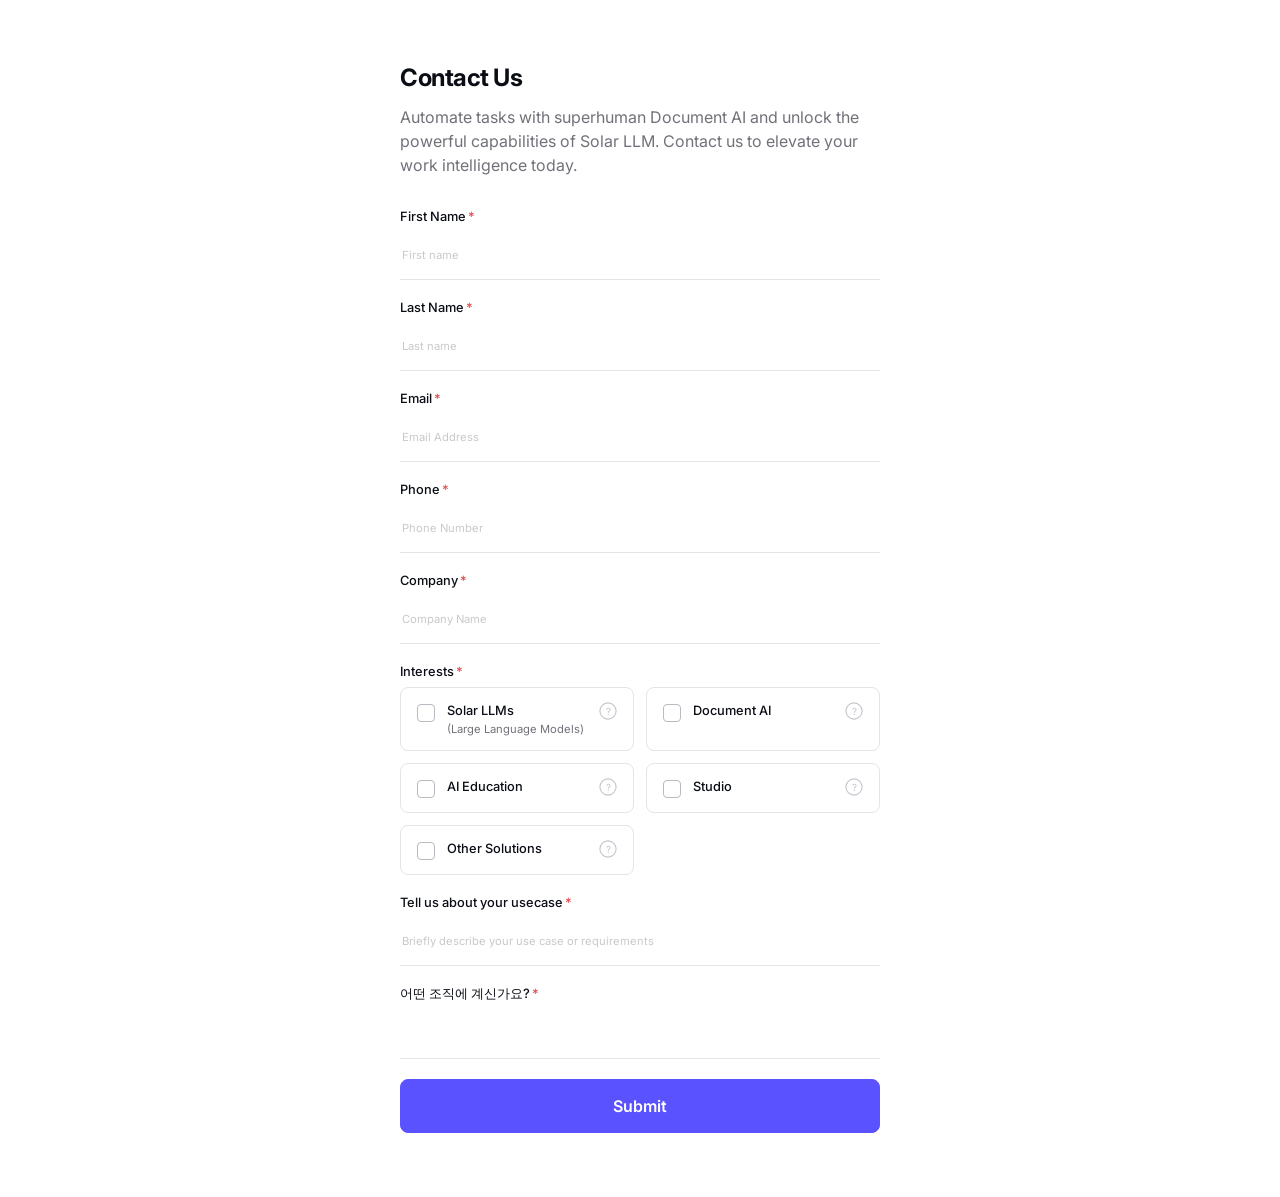
<file: index.html>
<!DOCTYPE html>
<!-- saved from url=(0046)file:///Users/isaemi/Downloads/contact-us.html -->
<html lang="ko">
  <head>
    <meta http-equiv="Content-Type" content="text/html; charset=UTF-8" />
    <meta name="viewport" content="width=device-width, initial-scale=1" />
    <script src="https://cdn.c360a.salesforce.com/beacon/c360a/4489b089-e5f0-444c-8f12-fdaca230979b/scripts/c360a.min.js?wtcp_id=1NDKa00000006naOAA"></script>
    <title>form test</title>
    <link rel="stylesheet" href="styles.css" />
  </head>
  <body>
    <div class="form-wrapper">
      <h1 class="form-heading">Contact Us</h1>
      <p class="form-subtext">
        Automate tasks with superhuman Document AI and unlock the powerful
        capabilities of Solar LLM. Contact us to elevate your work intelligence
        today.
      </p>
      <form
        action="https://test.salesforce.com/servlet/servlet.WebToLead?encoding=UTF-8&amp;orgId=00DJP000001mm3N"
        method="POST"
      >
        <input type="hidden" name="oid" value="00DJP000001mm3N" />
        <input type="hidden" name="retURL" value="https://www.upstage.ai" />
        <input type="hidden" name="00NJP00000190oG" id="utm_source" />
        <input type="hidden" name="00NJP00000190oF" id="utm_medium" />
        <input type="hidden" name="00NJP00000190oE" id="utm_campaign" />
        <input type="hidden" name="00N5j00000FQywN" id="Inquiry_Contents" />
        <input type="hidden" name="Campaign_ID" id="Campaign_ID" />

        <!-- First Name (성) -->
        <div class="field-group">
          <label class="form-label" for="first_name"
            >First Name<span class="required-mark">*</span></label
          >
          <input
            class="form-input"
            id="first_name"
            maxlength="40"
            name="first_name"
            type="text"
            placeholder="First name"
            required
          />
        </div>

        <!-- Last Name (이름) -->
        <div class="field-group">
          <label class="form-label" for="last_name"
            >Last Name<span class="required-mark">*</span></label
          >
          <input
            class="form-input"
            id="last_name"
            maxlength="80"
            name="last_name"
            type="text"
            placeholder="Last name"
            required
          />
        </div>

        <!-- Email -->
        <div class="field-group">
          <label class="form-label" for="email"
            >Email<span class="required-mark">*</span></label
          >
          <input
            class="form-input"
            id="email"
            maxlength="40"
            name="email"
            type="text"
            placeholder="Email Address"
            required
          />
        </div>

        <!-- Phone -->
        <div class="field-group">
          <label class="form-label" for="phone"
            >Phone<span class="required-mark">*</span></label
          >
          <input
            class="form-input"
            id="phone"
            maxlength="40"
            name="phone"
            type="text"
            placeholder="Phone Number"
            required
          />
        </div>

        <!-- Company -->
        <div class="field-group">
          <label class="form-label" for="company"
            >Company<span class="required-mark">*</span></label
          >
          <input
            class="form-input"
            id="company"
            maxlength="40"
            name="company"
            type="text"
            placeholder="Company Name"
            required
          />
        </div>

        <!-- Interests -->
        <div class="field-group">
          <label class="form-label"
            >Interests<span class="required-mark">*</span></label
          >
          <div class="interests-grid">
            <label class="interest-card">
              <input type="checkbox" name="interests__c" value="Solar LLMs" />
              <span class="interest-text">
                <span class="interest-title">Solar LLMs</span>
                <span class="interest-subtext">(Large Language Models)</span>
              </span>
              <svg
                class="interest-info"
                viewBox="0 0 20 20"
                fill="none"
                xmlns="http://www.w3.org/2000/svg"
              >
                <circle
                  cx="10"
                  cy="10"
                  r="9"
                  stroke="currentColor"
                  stroke-width="1.2"
                ></circle>
                <text
                  x="10"
                  y="14"
                  text-anchor="middle"
                  font-size="11"
                  fill="currentColor"
                >
                  ?
                </text>
              </svg>
            </label>

            <label class="interest-card">
              <input type="checkbox" name="interests__c" value="Document AI" />
              <span class="interest-text">
                <span class="interest-title">Document AI</span>
              </span>
              <svg
                class="interest-info"
                viewBox="0 0 20 20"
                fill="none"
                xmlns="http://www.w3.org/2000/svg"
              >
                <circle
                  cx="10"
                  cy="10"
                  r="9"
                  stroke="currentColor"
                  stroke-width="1.2"
                ></circle>
                <text
                  x="10"
                  y="14"
                  text-anchor="middle"
                  font-size="11"
                  fill="currentColor"
                >
                  ?
                </text>
              </svg>
            </label>

            <label class="interest-card">
              <input type="checkbox" name="interests__c" value="AI Education" />
              <span class="interest-text">
                <span class="interest-title">AI Education</span>
              </span>
              <svg
                class="interest-info"
                viewBox="0 0 20 20"
                fill="none"
                xmlns="http://www.w3.org/2000/svg"
              >
                <circle
                  cx="10"
                  cy="10"
                  r="9"
                  stroke="currentColor"
                  stroke-width="1.2"
                ></circle>
                <text
                  x="10"
                  y="14"
                  text-anchor="middle"
                  font-size="11"
                  fill="currentColor"
                >
                  ?
                </text>
              </svg>
            </label>

            <label class="interest-card">
              <input type="checkbox" name="interests__c" value="Studio" />
              <span class="interest-text">
                <span class="interest-title">Studio</span>
              </span>
              <svg
                class="interest-info"
                viewBox="0 0 20 20"
                fill="none"
                xmlns="http://www.w3.org/2000/svg"
              >
                <circle
                  cx="10"
                  cy="10"
                  r="9"
                  stroke="currentColor"
                  stroke-width="1.2"
                ></circle>
                <text
                  x="10"
                  y="14"
                  text-anchor="middle"
                  font-size="11"
                  fill="currentColor"
                >
                  ?
                </text>
              </svg>
            </label>

            <label class="interest-card">
              <input
                type="checkbox"
                name="interests__c"
                value="Other Solutions"
              />
              <span class="interest-text">
                <span class="interest-title">Other Solutions</span>
              </span>
              <svg
                class="interest-info"
                viewBox="0 0 20 20"
                fill="none"
                xmlns="http://www.w3.org/2000/svg"
              >
                <circle
                  cx="10"
                  cy="10"
                  r="9"
                  stroke="currentColor"
                  stroke-width="1.2"
                ></circle>
                <text
                  x="10"
                  y="14"
                  text-anchor="middle"
                  font-size="11"
                  fill="currentColor"
                >
                  ?
                </text>
              </svg>
            </label>
          </div>
        </div>

        <!-- Usecase -->
        <div class="field-group">
          <label class="form-label" for="usecase"
            >Tell us about your usecase<span class="required-mark"
              >*</span
            ></label
          >
          <input
            class="form-input"
            id="usecase"
            maxlength="255"
            name="usecase"
            type="text"
            placeholder="Briefly describe your use case or requirements"
            required
          />
        </div>
        <div class="field-group">
          <label class="form-label" for="organizationType">
            어떤 조직에 계신가요?<span class="required-mark">*</span>
          </label>
          <input
            class="form-input"
            data-question="어떤 조직에 계신가요?"
            id="organizationType"
            name="organizationType"
            type="text"
            required
          />
        </div>
        <input class="button" type="submit" name="submit" value="Submit" />
      </form>
    </div>
    <script src="script.js"></script>
  </body>
</html>
</file>
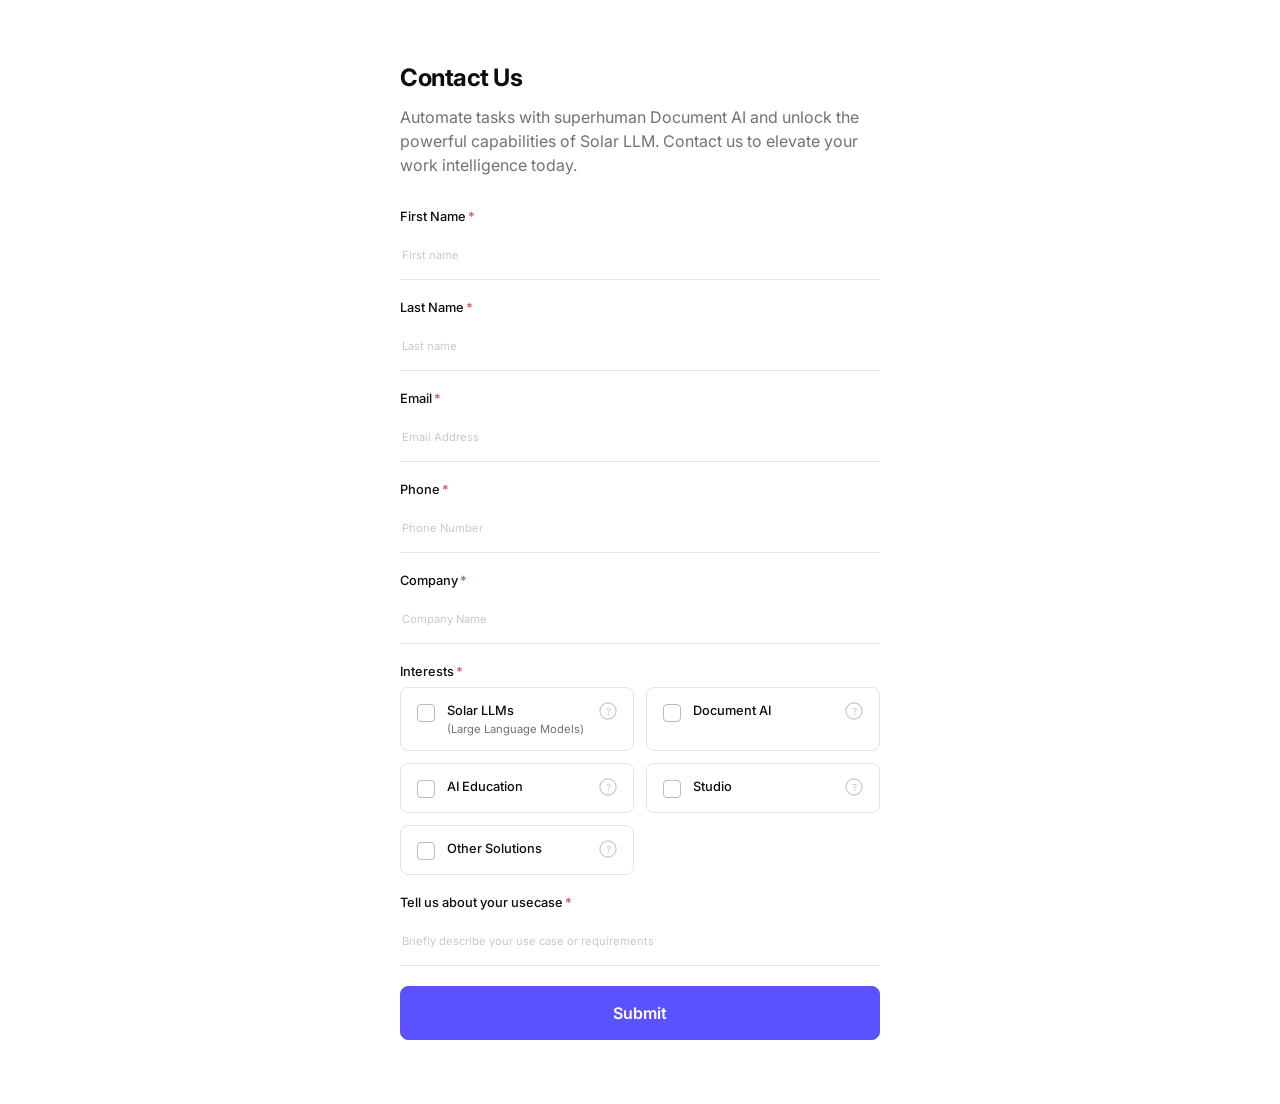
<file: contact-us.html>
<!DOCTYPE html>
<!-- saved from url=(0046)file:///Users/isaemi/Downloads/contact-us.html -->
<html lang="ko">
  <head>
    <meta http-equiv="Content-Type" content="text/html; charset=UTF-8" />
    <meta name="viewport" content="width=device-width, initial-scale=1" />
    <script src="https://cdn.c360a.salesforce.com/beacon/c360a/4489b089-e5f0-444c-8f12-fdaca230979b/scripts/c360a.min.js?wtcp_id=1NDKa00000006naOAA"></script>
    <title>Contact Us (cdn test3)</title>
    <link rel="stylesheet" href="styles.css" />
  </head>
  <body>
    <div class="form-wrapper">
      <h1 class="form-heading">Contact Us</h1>
      <p class="form-subtext">
        Automate tasks with superhuman Document AI and unlock the powerful
        capabilities of Solar LLM. Contact us to elevate your work intelligence
        today.
      </p>
      <form
        action="https://test.salesforce.com/servlet/servlet.WebToLead?encoding=UTF-8&amp;orgId=00DJP000001mm3N"
        method="POST"
      >
        <input type="hidden" name="oid" value="00DJP000001mm3N" />
        <input type="hidden" name="retURL" value="https://www.upstage.ai" />
        <input type="hidden" name="00NJP00000190oG" id="utm_source" />
        <input type="hidden" name="00NJP00000190oF" id="utm_medium" />
        <input type="hidden" name="00NJP00000190oE" id="utm_campaign" />
        <input type="hidden" name="Campaign_ID" id="Campaign_ID" />

        <!-- First Name (성) -->
        <div class="field-group">
          <label class="form-label" for="first_name"
            >First Name<span class="required-mark">*</span></label
          >
          <input
            class="form-input"
            id="first_name"
            maxlength="40"
            name="first_name"
            type="text"
            placeholder="First name"
            required
          />
        </div>

        <!-- Last Name (이름) -->
        <div class="field-group">
          <label class="form-label" for="last_name"
            >Last Name<span class="required-mark">*</span></label
          >
          <input
            class="form-input"
            id="last_name"
            maxlength="80"
            name="last_name"
            type="text"
            placeholder="Last name"
            required
          />
        </div>

        <!-- Email -->
        <div class="field-group">
          <label class="form-label" for="email"
            >Email<span class="required-mark">*</span></label
          >
          <input
            class="form-input"
            id="email"
            maxlength="40"
            name="email"
            type="text"
            placeholder="Email Address"
            required
          />
        </div>

        <!-- Phone -->
        <div class="field-group">
          <label class="form-label" for="phone"
            >Phone<span class="required-mark">*</span></label
          >
          <input
            class="form-input"
            id="phone"
            maxlength="40"
            name="phone"
            type="text"
            placeholder="Phone Number"
            required
          />
        </div>

        <!-- Company -->
        <div class="field-group">
          <label class="form-label" for="company"
            >Company<span class="required-mark">*</span></label
          >
          <input
            class="form-input"
            id="company"
            maxlength="40"
            name="company"
            type="text"
            placeholder="Company Name"
            required
          />
        </div>

        <!-- Interests -->
        <div class="field-group">
          <label class="form-label"
            >Interests<span class="required-mark">*</span></label
          >
          <div class="interests-grid">
            <label class="interest-card">
              <input type="checkbox" name="interests__c" value="Solar LLMs" />
              <span class="interest-text">
                <span class="interest-title">Solar LLMs</span>
                <span class="interest-subtext">(Large Language Models)</span>
              </span>
              <svg
                class="interest-info"
                viewBox="0 0 20 20"
                fill="none"
                xmlns="http://www.w3.org/2000/svg"
              >
                <circle
                  cx="10"
                  cy="10"
                  r="9"
                  stroke="currentColor"
                  stroke-width="1.2"
                ></circle>
                <text
                  x="10"
                  y="14"
                  text-anchor="middle"
                  font-size="11"
                  fill="currentColor"
                >
                  ?
                </text>
              </svg>
            </label>

            <label class="interest-card">
              <input type="checkbox" name="interests__c" value="Document AI" />
              <span class="interest-text">
                <span class="interest-title">Document AI</span>
              </span>
              <svg
                class="interest-info"
                viewBox="0 0 20 20"
                fill="none"
                xmlns="http://www.w3.org/2000/svg"
              >
                <circle
                  cx="10"
                  cy="10"
                  r="9"
                  stroke="currentColor"
                  stroke-width="1.2"
                ></circle>
                <text
                  x="10"
                  y="14"
                  text-anchor="middle"
                  font-size="11"
                  fill="currentColor"
                >
                  ?
                </text>
              </svg>
            </label>

            <label class="interest-card">
              <input type="checkbox" name="interests__c" value="AI Education" />
              <span class="interest-text">
                <span class="interest-title">AI Education</span>
              </span>
              <svg
                class="interest-info"
                viewBox="0 0 20 20"
                fill="none"
                xmlns="http://www.w3.org/2000/svg"
              >
                <circle
                  cx="10"
                  cy="10"
                  r="9"
                  stroke="currentColor"
                  stroke-width="1.2"
                ></circle>
                <text
                  x="10"
                  y="14"
                  text-anchor="middle"
                  font-size="11"
                  fill="currentColor"
                >
                  ?
                </text>
              </svg>
            </label>

            <label class="interest-card">
              <input type="checkbox" name="interests__c" value="Studio" />
              <span class="interest-text">
                <span class="interest-title">Studio</span>
              </span>
              <svg
                class="interest-info"
                viewBox="0 0 20 20"
                fill="none"
                xmlns="http://www.w3.org/2000/svg"
              >
                <circle
                  cx="10"
                  cy="10"
                  r="9"
                  stroke="currentColor"
                  stroke-width="1.2"
                ></circle>
                <text
                  x="10"
                  y="14"
                  text-anchor="middle"
                  font-size="11"
                  fill="currentColor"
                >
                  ?
                </text>
              </svg>
            </label>

            <label class="interest-card">
              <input
                type="checkbox"
                name="interests__c"
                value="Other Solutions"
              />
              <span class="interest-text">
                <span class="interest-title">Other Solutions</span>
              </span>
              <svg
                class="interest-info"
                viewBox="0 0 20 20"
                fill="none"
                xmlns="http://www.w3.org/2000/svg"
              >
                <circle
                  cx="10"
                  cy="10"
                  r="9"
                  stroke="currentColor"
                  stroke-width="1.2"
                ></circle>
                <text
                  x="10"
                  y="14"
                  text-anchor="middle"
                  font-size="11"
                  fill="currentColor"
                >
                  ?
                </text>
              </svg>
            </label>
          </div>
        </div>

        <!-- Usecase -->
        <div class="field-group">
          <label class="form-label" for="usecase"
            >Tell us about your usecase<span class="required-mark"
              >*</span
            ></label
          >
          <input
            class="form-input"
            id="usecase"
            maxlength="255"
            name="usecase"
            type="text"
            placeholder="Briefly describe your use case or requirements"
            required
          />
        </div>
        <input class="button" type="submit" name="submit" value="Submit" />
      </form>
    </div>
    <script src="script.js"></script>
  </body>
</html>
</file>
<file: styles.css>
@import url("https://fonts.googleapis.com/css2?family=Inter:wght@400;500;600;700&display=swap");

:root {
  --colors--purple-500: #5b52ff;
  --colors--purple-600: #4d34f4;
  --colors--black: #0a0d14;
  --colors--white: #ffffff;
  --colors--grey: #71717a;
  --colors--grey-light: #fafafa;
  --colors--border: #e2e4e9;
  --radius-8px: 8px;
}

* {
  box-sizing: border-box;
}

body {
  margin: 0;
  font-family: "Inter", sans-serif;
  background-color: var(--colors--white);
  color: var(--colors--black);
  display: flex;
  justify-content: center;
  padding: 64px 20px;
}

.form-wrapper {
  width: 100%;
  max-width: 480px;
}

.form-heading {
  font-size: 1.5rem;
  font-weight: 700;
  line-height: 1.2;
  margin: 0 0 12px;
  color: var(--colors--black);
  letter-spacing: -0.02em;
}

.form-subtext {
  font-size: 1rem;
  color: var(--colors--grey);
  margin: 0 0 32px;
  line-height: 1.5;
}

.field-group {
  margin-bottom: 20px;
}

.form-label {
  display: block;
  color: var(--colors--black);
  margin-bottom: 8px;
  font-size: 0.8rem;
  font-weight: 500;
}

.form-input {
  width: 100%;
  min-height: 3rem;
  border: none;
  border-bottom: 1px solid var(--colors--border);
  font-size: 0.7rem;
  font-family: "Inter", sans-serif;
}

.form-input:focus {
  outline: none;
  border-color: var(--colors--purple-500);
}

.form-input::placeholder {
  color: #c9c9c9;
}

.button {
  width: 100%;
  margin-top: 8px;
  border: 1px solid var(--colors--purple-500);
  background-color: var(--colors--purple-500);
  color: var(--colors--white);
  text-align: center;
  border-radius: var(--radius-8px);
  justify-content: center;
  align-items: center;
  padding: 0.875rem 1.125rem;
  font-size: 1rem;
  font-family: "Inter", sans-serif;
  font-weight: 600;
  line-height: 1.5;
  cursor: pointer;
  display: flex;
  transition: background-color 0.15s ease, border-color 0.15s ease;
}

.button:hover {
  background-color: var(--colors--purple-600);
  border-color: var(--colors--purple-600);
}

/* Interests */
.interests-grid {
  display: grid;
  grid-template-columns: 1fr 1fr;
  gap: 12px;
}

@media (max-width: 520px) {
  .interests-grid {
    grid-template-columns: 1fr;
  }
}

.interest-card {
  position: relative;
  display: flex;
  align-items: flex-start;
  gap: 12px;
  border: 1px solid var(--colors--border);
  border-radius: var(--radius-8px);
  padding: 14px 16px;
  cursor: pointer;
  transition: border-color 0.15s ease, background-color 0.15s ease;
}

.interest-card:hover {
  border-color: #c7c9ff;
  background-color: #fafaff;
}

.interest-card.is-checked {
  border-color: var(--colors--purple-500);
  background-color: #f5f4ff;
}

.interest-card input[type="checkbox"] {
  appearance: none;
  -webkit-appearance: none;
  width: 18px;
  height: 18px;
  margin: 2px 0 0;
  flex-shrink: 0;
  border: 1.5px solid #b9bac2;
  border-radius: 4px;
  background-color: var(--colors--white);
  cursor: pointer;
  position: relative;
  transition: border-color 0.15s ease, background-color 0.15s ease;
}

.interest-card input[type="checkbox"]:checked {
  border-color: var(--colors--purple-500);
  background-color: var(--colors--purple-500);
}

.interest-card input[type="checkbox"]:checked::after {
  content: "";
  position: absolute;
  left: 5px;
  top: 1px;
  width: 5px;
  height: 9px;
  border: solid white;
  border-width: 0 2px 2px 0;
  transform: rotate(45deg);
}

.interest-text {
  display: flex;
  flex-direction: column;
  gap: 2px;
}

.interest-title {
  font-size: 0.8rem;
  font-weight: 500;
  color: var(--colors--black);
  line-height: 1.4;
}

.interest-subtext {
  font-size: 0.7rem;
  color: var(--colors--grey);
}

.interest-info {
  margin-left: auto;
  width: 18px;
  height: 18px;
  flex-shrink: 0;
  color: #c2c4cc;
}

.required-mark {
  color: #e5484d;
  margin-left: 2px;
}
</file>
